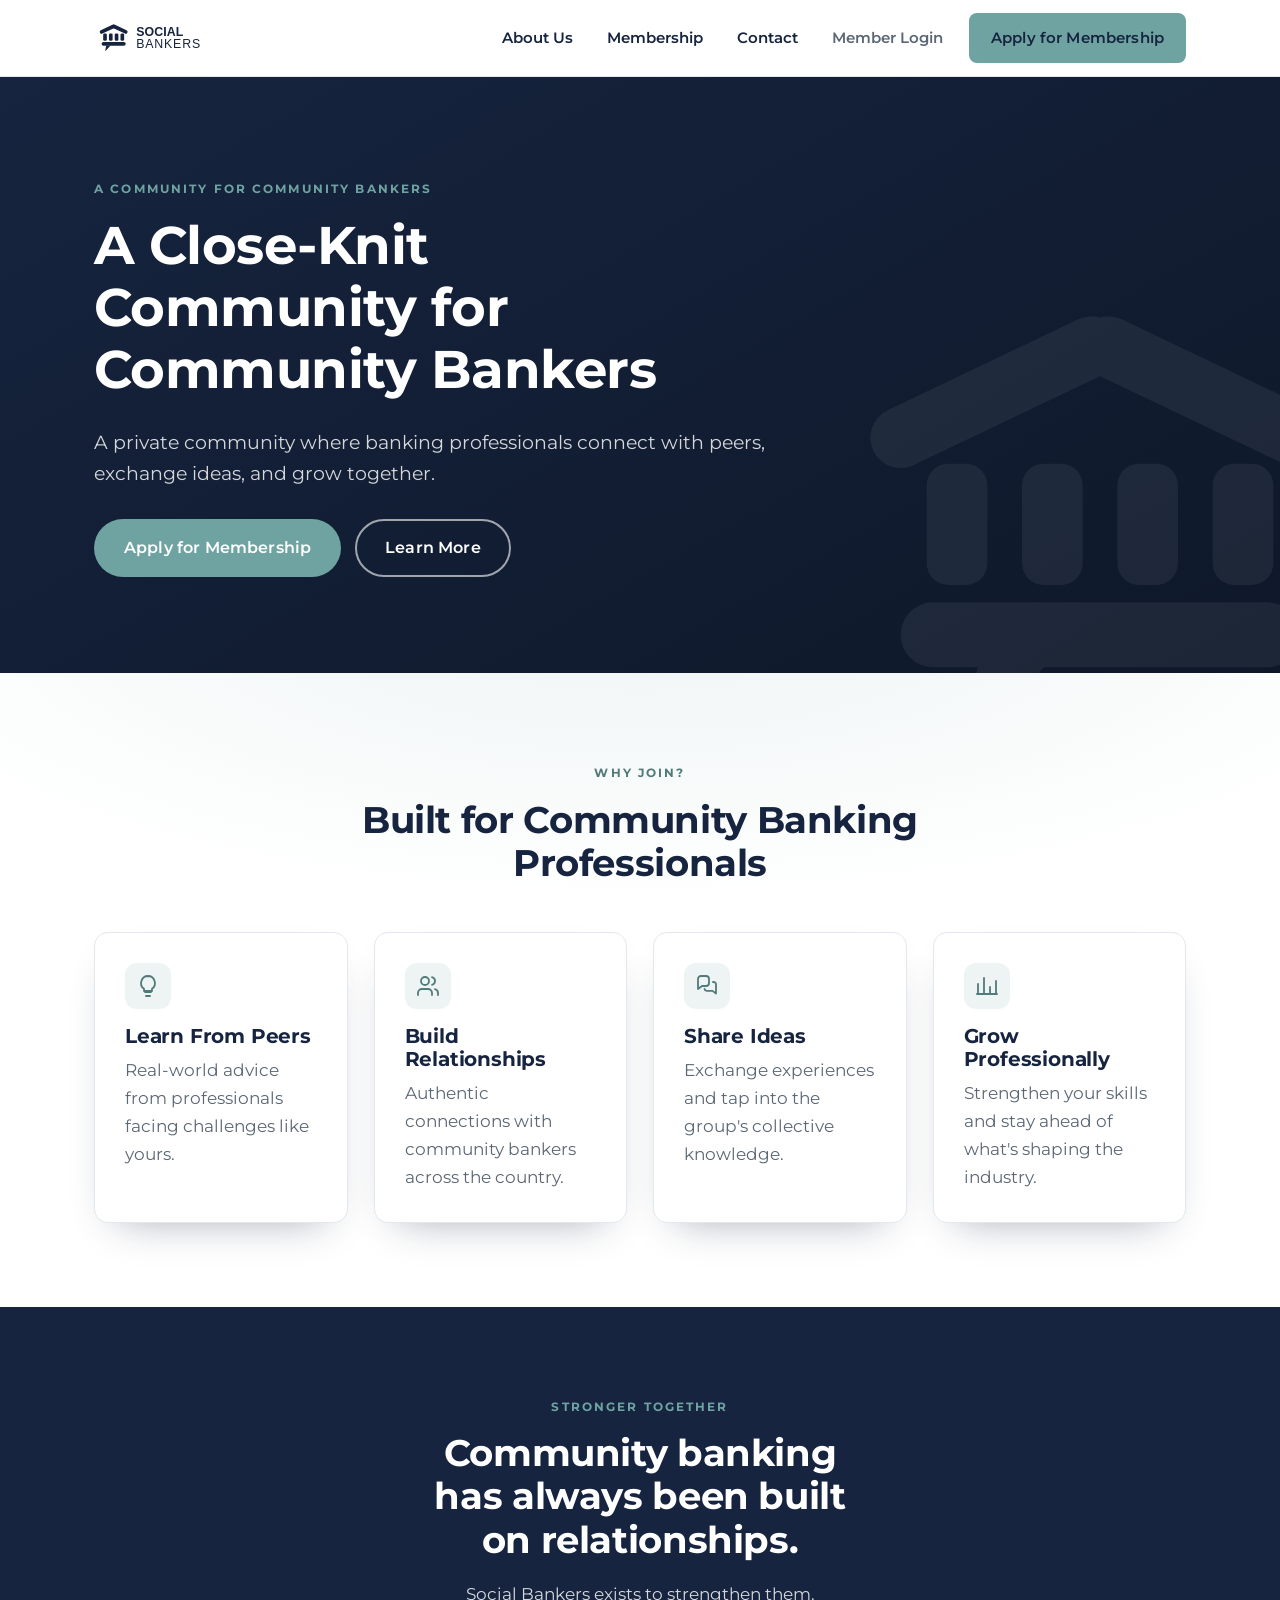
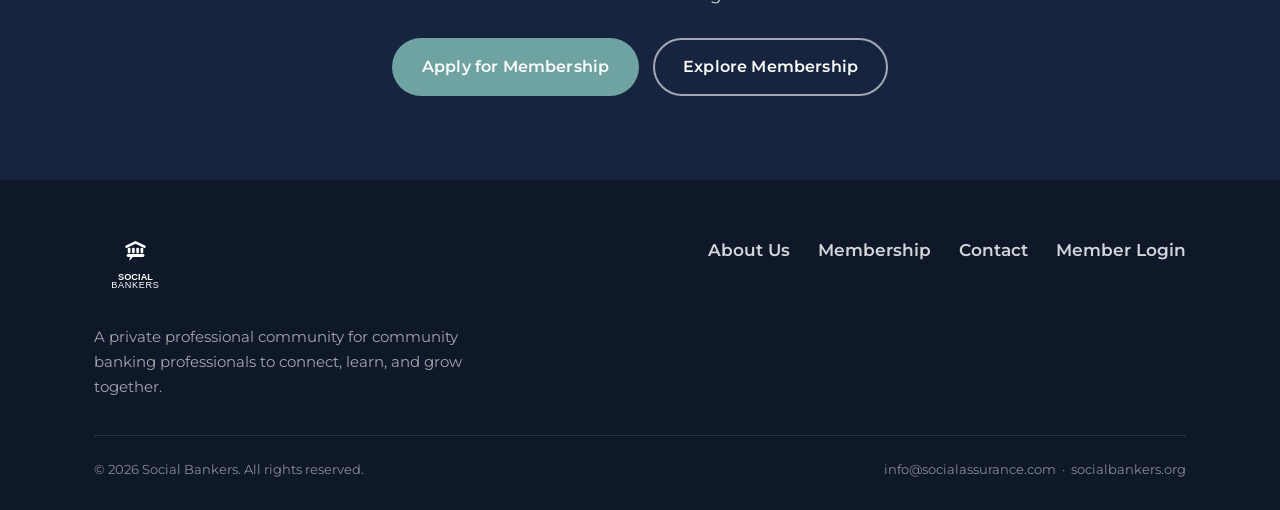
<file: index.html>
<!DOCTYPE html>
<html lang="en">
<head>
  <meta charset="UTF-8" />
  <meta name="viewport" content="width=device-width, initial-scale=1.0" />
  <title>Social Bankers — A Community for Community Bankers</title>
  <meta name="description" content="Social Bankers is a private community where banking professionals connect with peers, exchange ideas, solve challenges, and grow through authentic relationships and shared experiences." />
  <link rel="icon" type="image/svg+xml" href="assets/logo/badge/social-bankers-badge-circle.svg" />
  <link rel="preconnect" href="https://fonts.googleapis.com" />
  <link rel="preconnect" href="https://fonts.gstatic.com" crossorigin />
  <link href="https://fonts.googleapis.com/css2?family=Montserrat:wght@400;500;600;700;800&display=swap" rel="stylesheet" />
  <link rel="stylesheet" href="assets/styles.css" />
</head>
<body>

  <!-- Header -->
  <header class="site-header">
    <div class="container">
      <a class="brand" href="index.html" aria-label="Social Bankers home">
        <img src="assets/logo/lockup/social-bankers-horizontal-navy.svg" alt="Social Bankers" />
      </a>
      <button class="nav-toggle" aria-label="Toggle menu" aria-expanded="false">
        <span></span><span></span><span></span>
      </button>
      <nav class="nav">
        <a href="about.html">About Us</a>
        <a href="membership.html">Membership</a>
        <a href="contact.html">Contact</a>
        <a class="nav-login" href="https://members.socialbankers.org">Member Login</a>
        <a class="btn btn-primary" href="https://members.socialbankers.org/application">Apply for Membership</a>
      </nav>
    </div>
  </header>

  <!-- Hero -->
  <section class="hero">
    <div class="container">
      <span class="eyebrow">A community for community bankers</span>
      <h1>A Close-Knit Community for Community Bankers</h1>
      <p>A private community where banking professionals connect with peers, exchange ideas, and grow together.</p>
      <div class="hero-actions">
        <a class="btn btn-primary" href="https://members.socialbankers.org/application">Apply for Membership</a>
        <a class="btn btn-ghost" href="#why">Learn More</a>
      </div>
    </div>
  </section>

  <!-- Why Join -->
  <section class="section bg-soft" id="why">
    <div class="container">
      <div class="section-head center">
        <span class="eyebrow">Why Join?</span>
        <h2>Built for Community Banking Professionals</h2>
      </div>
      <div class="grid grid-4">
        <div class="card">
          <div class="icon-chip">
            <svg viewBox="0 0 24 24" fill="none" stroke="currentColor" stroke-width="1.8" stroke-linecap="round" stroke-linejoin="round" aria-hidden="true">
              <path d="M9 18h6M10 22h4"/>
              <path d="M12 2a7 7 0 0 0-4 12.7V17h8v-2.3A7 7 0 0 0 12 2Z"/>
            </svg>
          </div>
          <h3>Learn From Peers</h3>
          <p>Real-world advice from professionals facing challenges like yours.</p>
        </div>
        <div class="card">
          <div class="icon-chip">
            <svg viewBox="0 0 24 24" fill="none" stroke="currentColor" stroke-width="1.8" stroke-linecap="round" stroke-linejoin="round" aria-hidden="true">
              <path d="M16 21v-2a4 4 0 0 0-4-4H6a4 4 0 0 0-4 4v2"/>
              <circle cx="9" cy="7" r="4"/>
              <path d="M22 21v-2a4 4 0 0 0-3-3.87M16 3.13a4 4 0 0 1 0 7.75"/>
            </svg>
          </div>
          <h3>Build Relationships</h3>
          <p>Authentic connections with community bankers across the country.</p>
        </div>
        <div class="card">
          <div class="icon-chip">
            <svg viewBox="0 0 24 24" fill="none" stroke="currentColor" stroke-width="1.8" stroke-linecap="round" stroke-linejoin="round" aria-hidden="true">
              <path d="M14 9a3 3 0 0 1-3 3H7l-4 3V5a3 3 0 0 1 3-3h5a3 3 0 0 1 3 3Z"/>
              <path d="M18 8h.5A2.5 2.5 0 0 1 21 10.5v9l-3.5-2.6H12a2.5 2.5 0 0 1-2.45-2"/>
            </svg>
          </div>
          <h3>Share Ideas</h3>
          <p>Exchange experiences and tap into the group's collective knowledge.</p>
        </div>
        <div class="card">
          <div class="icon-chip">
            <svg viewBox="0 0 24 24" fill="none" stroke="currentColor" stroke-width="1.8" stroke-linecap="round" stroke-linejoin="round" aria-hidden="true">
              <path d="M3 20V10M9 20V4M15 20v-7M21 20V7"/>
              <path d="M2 20h20"/>
            </svg>
          </div>
          <h3>Grow Professionally</h3>
          <p>Strengthen your skills and stay ahead of what's shaping the industry.</p>
        </div>
      </div>
    </div>
  </section>

  <!-- CTA band -->
  <section class="section section-navy cta-band">
    <div class="container">
      <span class="eyebrow" style="color:var(--sage);">Stronger Together</span>
      <h2>Community banking has always been built on relationships.</h2>
      <p>Social Bankers exists to strengthen them.</p>
      <div class="hero-actions">
        <a class="btn btn-primary" href="https://members.socialbankers.org/application">Apply for Membership</a>
        <a class="btn btn-ghost" href="membership.html">Explore Membership</a>
      </div>
    </div>
  </section>

  <!-- Footer -->
  <footer class="site-footer">
    <div class="container">
      <div class="footer-grid">
        <div>
          <img class="foot-logo" src="assets/logo/lockup/social-bankers-stacked-white.svg" alt="Social Bankers" />
          <p>A private professional community for community banking professionals to connect, learn, and grow together.</p>
        </div>
        <nav class="footer-nav">
          <a href="about.html">About Us</a>
          <a href="membership.html">Membership</a>
          <a href="contact.html">Contact</a>
          <a href="https://members.socialbankers.org">Member Login</a>
        </nav>
      </div>
      <div class="footer-bottom">
        <span>&copy; 2026 Social Bankers. All rights reserved.</span>
        <span><a href="mailto:info@socialassurance.com" style="color:inherit;">info@socialassurance.com</a> &nbsp;·&nbsp; socialbankers.org</span>
      </div>
    </div>
  </footer>

  <script src="assets/nav.js"></script>
</body>
</html>
</file>
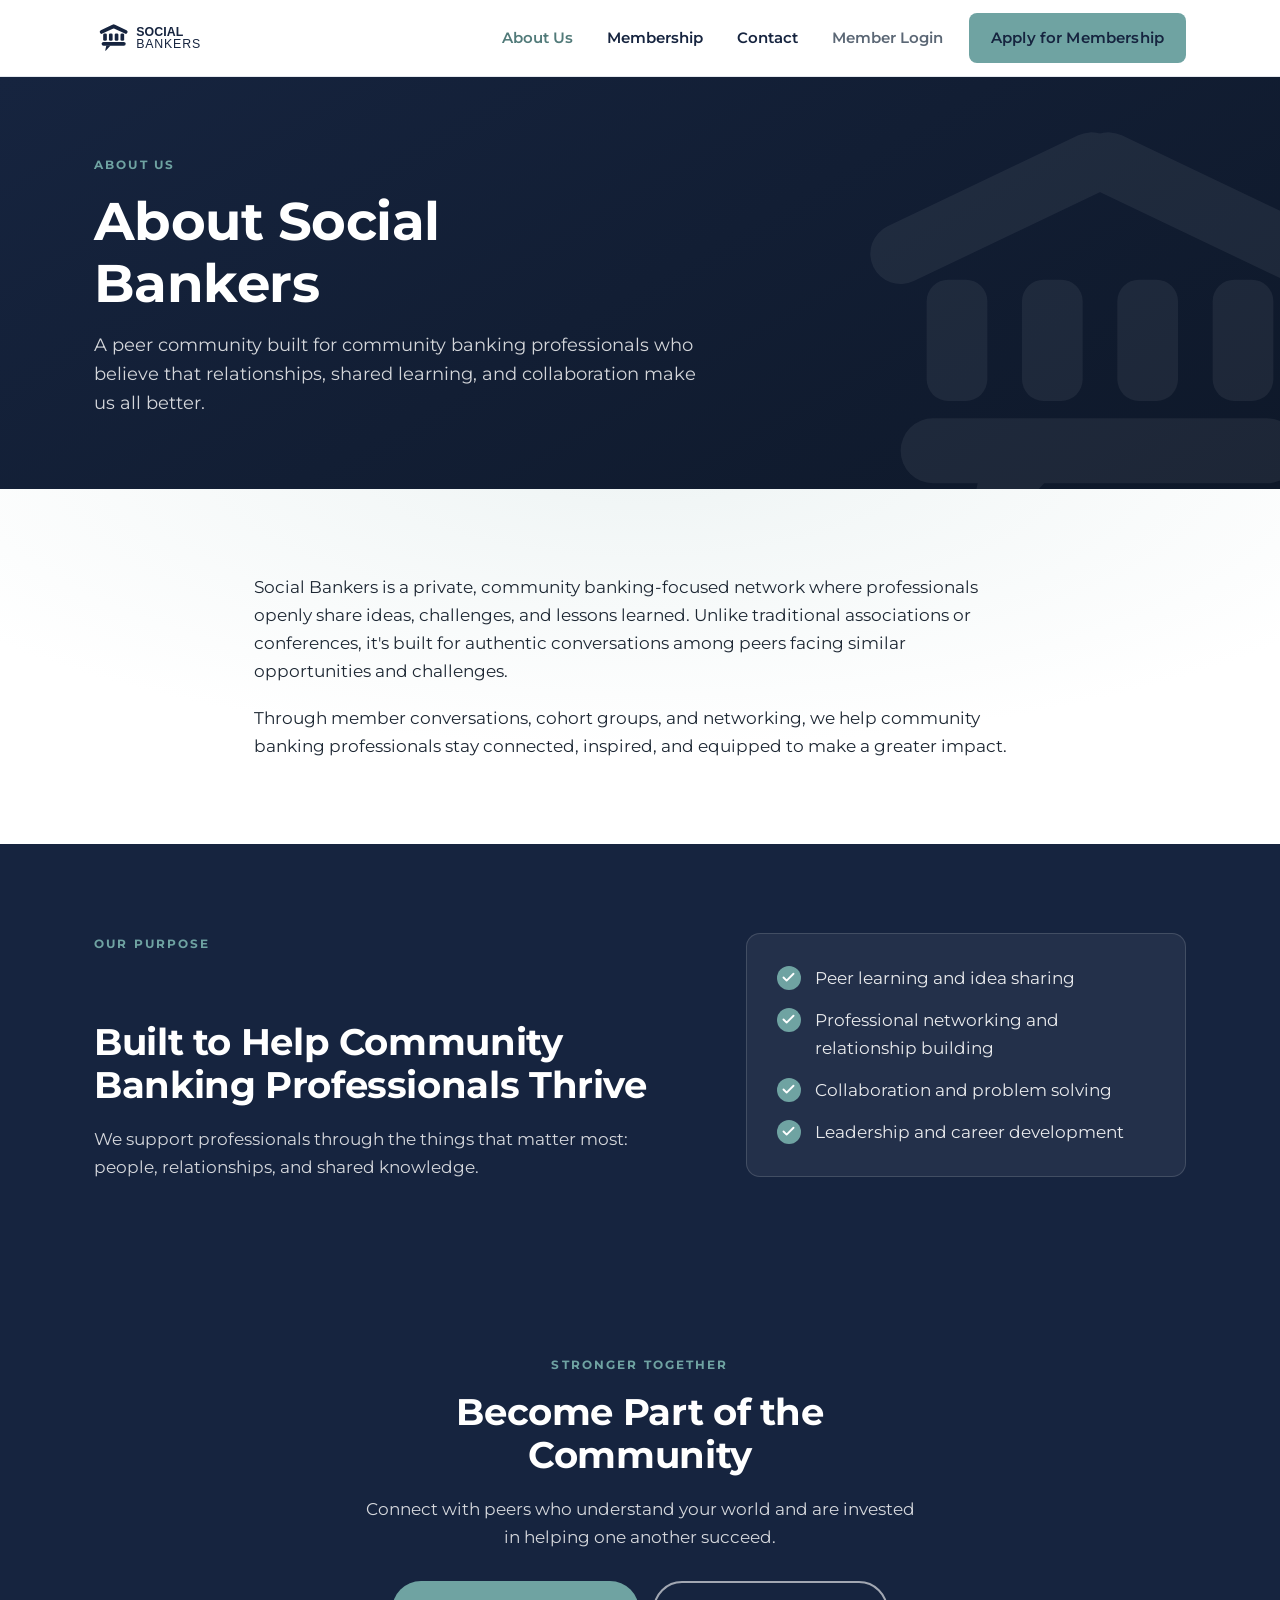
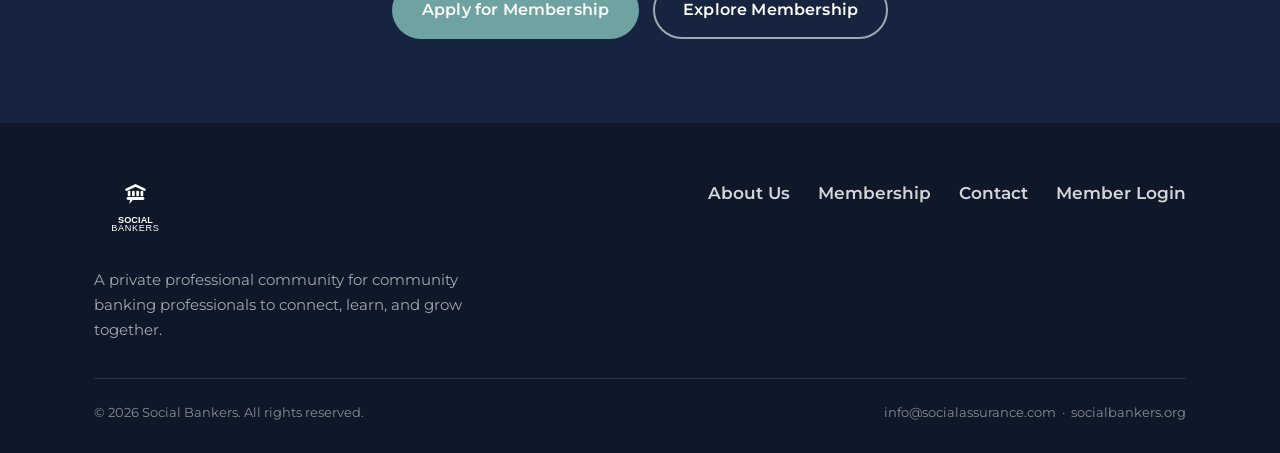
<file: about.html>
<!DOCTYPE html>
<html lang="en">
<head>
  <meta charset="UTF-8" />
  <meta name="viewport" content="width=device-width, initial-scale=1.0" />
  <title>About Us — Social Bankers</title>
  <meta name="description" content="Social Bankers is a peer community built for community banking professionals who believe that relationships, shared learning, and collaboration make us all better." />
  <link rel="icon" type="image/svg+xml" href="assets/logo/badge/social-bankers-badge-circle.svg" />
  <link rel="preconnect" href="https://fonts.googleapis.com" />
  <link rel="preconnect" href="https://fonts.gstatic.com" crossorigin />
  <link href="https://fonts.googleapis.com/css2?family=Montserrat:wght@400;500;600;700;800&display=swap" rel="stylesheet" />
  <link rel="stylesheet" href="assets/styles.css" />
</head>
<body>

  <header class="site-header">
    <div class="container">
      <a class="brand" href="index.html" aria-label="Social Bankers home">
        <img src="assets/logo/lockup/social-bankers-horizontal-navy.svg" alt="Social Bankers" />
      </a>
      <button class="nav-toggle" aria-label="Toggle menu" aria-expanded="false">
        <span></span><span></span><span></span>
      </button>
      <nav class="nav">
        <a href="about.html" class="active">About Us</a>
        <a href="membership.html">Membership</a>
        <a href="contact.html">Contact</a>
        <a class="nav-login" href="https://members.socialbankers.org">Member Login</a>
        <a class="btn btn-primary" href="https://members.socialbankers.org/application">Apply for Membership</a>
      </nav>
    </div>
  </header>

  <section class="hero page-hero">
    <div class="container">
      <span class="eyebrow">About Us</span>
      <h1>About Social Bankers</h1>
      <p>A peer community built for community banking professionals who believe that relationships, shared learning, and collaboration make us all better.</p>
    </div>
  </section>

  <section class="section bg-soft">
    <div class="container narrow prose">
      <p>Social Bankers is a private, community banking-focused network where professionals openly share ideas, challenges, and lessons learned. Unlike traditional associations or conferences, it's built for authentic conversations among peers facing similar opportunities and challenges.</p>
      <p>Through member conversations, cohort groups, and networking, we help community banking professionals stay connected, inspired, and equipped to make a greater impact.</p>
    </div>
  </section>

  <section class="section section-navy">
    <div class="container">
      <div class="split">
        <div class="prose">
          <span class="eyebrow" style="color:var(--sage);">Our Purpose</span>
          <h2>Built to Help Community Banking Professionals Thrive</h2>
          <p>We support professionals through the things that matter most: people, relationships, and shared knowledge.</p>
        </div>
        <div class="card">
          <ul class="checklist">
            <li>Peer learning and idea sharing</li>
            <li>Professional networking and relationship building</li>
            <li>Collaboration and problem solving</li>
            <li>Leadership and career development</li>
          </ul>
        </div>
      </div>
    </div>
  </section>

  <section class="section section-navy cta-band">
    <div class="container">
      <span class="eyebrow" style="color:var(--sage);">Stronger Together</span>
      <h2>Become Part of the Community</h2>
      <p>Connect with peers who understand your world and are invested in helping one another succeed.</p>
      <div class="hero-actions">
        <a class="btn btn-primary" href="https://members.socialbankers.org/application">Apply for Membership</a>
        <a class="btn btn-ghost" href="membership.html">Explore Membership</a>
      </div>
    </div>
  </section>

  <footer class="site-footer">
    <div class="container">
      <div class="footer-grid">
        <div>
          <img class="foot-logo" src="assets/logo/lockup/social-bankers-stacked-white.svg" alt="Social Bankers" />
          <p>A private professional community for community banking professionals to connect, learn, and grow together.</p>
        </div>
        <nav class="footer-nav">
          <a href="about.html">About Us</a>
          <a href="membership.html">Membership</a>
          <a href="contact.html">Contact</a>
          <a href="https://members.socialbankers.org">Member Login</a>
        </nav>
      </div>
      <div class="footer-bottom">
        <span>&copy; 2026 Social Bankers. All rights reserved.</span>
        <span><a href="mailto:info@socialassurance.com" style="color:inherit;">info@socialassurance.com</a> &nbsp;·&nbsp; socialbankers.org</span>
      </div>
    </div>
  </footer>

  <script src="assets/nav.js"></script>
</body>
</html>
</file>
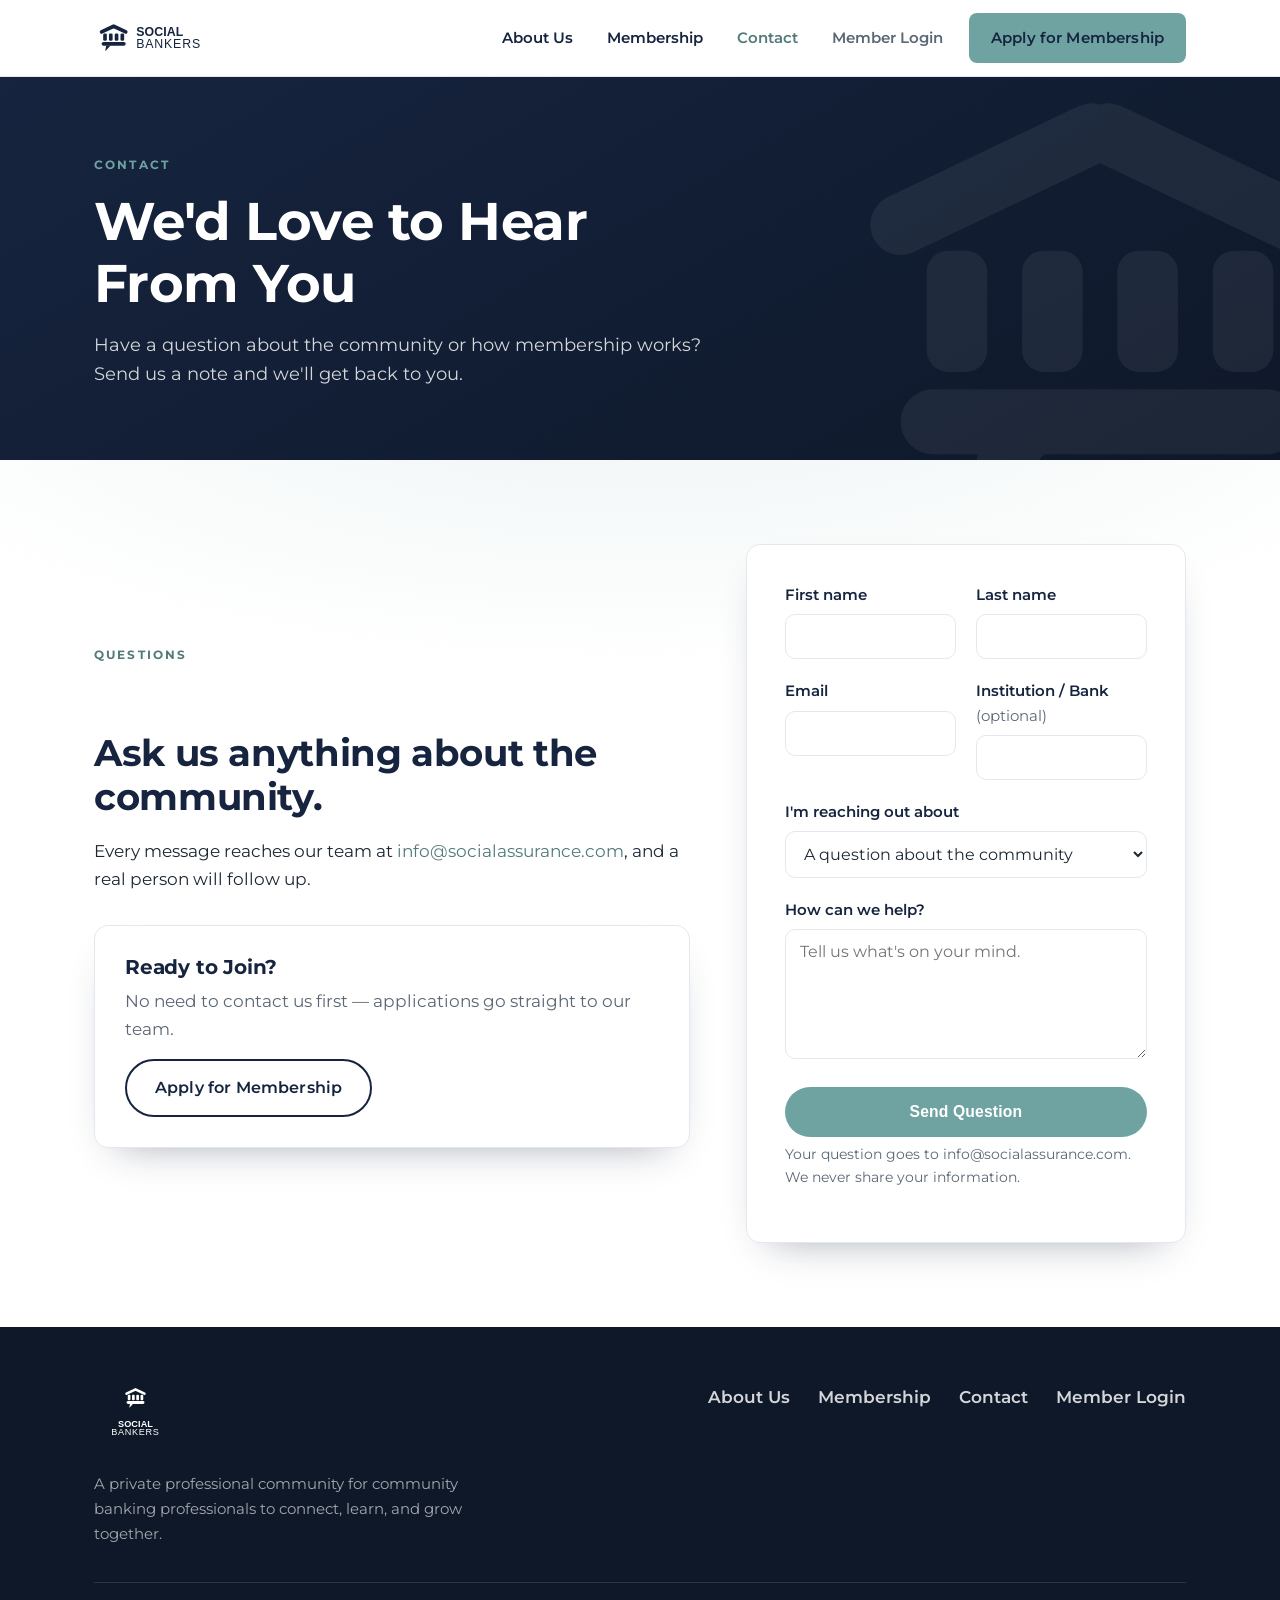
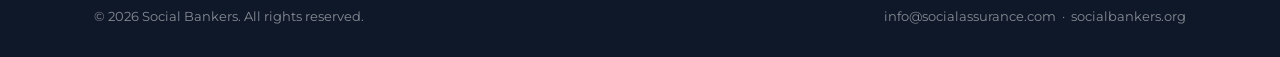
<file: contact.html>
<!DOCTYPE html>
<html lang="en">
<head>
  <meta charset="UTF-8" />
  <meta name="viewport" content="width=device-width, initial-scale=1.0" />
  <title>Contact — Social Bankers</title>
  <meta name="description" content="Questions about Social Bankers or the community? Send us a note and a member of our team will be in touch soon." />
  <link rel="icon" type="image/svg+xml" href="assets/logo/badge/social-bankers-badge-circle.svg" />
  <link rel="preconnect" href="https://fonts.googleapis.com" />
  <link rel="preconnect" href="https://fonts.gstatic.com" crossorigin />
  <link href="https://fonts.googleapis.com/css2?family=Montserrat:wght@400;500;600;700;800&display=swap" rel="stylesheet" />
  <link rel="stylesheet" href="assets/styles.css" />
</head>
<body>

  <header class="site-header">
    <div class="container">
      <a class="brand" href="index.html" aria-label="Social Bankers home">
        <img src="assets/logo/lockup/social-bankers-horizontal-navy.svg" alt="Social Bankers" />
      </a>
      <button class="nav-toggle" aria-label="Toggle menu" aria-expanded="false">
        <span></span><span></span><span></span>
      </button>
      <nav class="nav">
        <a href="about.html">About Us</a>
        <a href="membership.html">Membership</a>
        <a href="contact.html" class="active">Contact</a>
        <a class="nav-login" href="https://members.socialbankers.org">Member Login</a>
        <a class="btn btn-primary" href="https://members.socialbankers.org/application">Apply for Membership</a>
      </nav>
    </div>
  </header>

  <section class="hero page-hero">
    <div class="container">
      <span class="eyebrow">Contact</span>
      <h1>We'd Love to Hear From You</h1>
      <p>Have a question about the community or how membership works? Send us a note and we'll get back to you.</p>
    </div>
  </section>

  <section class="section bg-soft" id="ask">
    <div class="container">
      <div class="split">
        <div class="prose">
          <span class="eyebrow">Questions</span>
          <h2>Ask us anything about the community.</h2>
          <p>Every message reaches our team at <a href="mailto:info@socialassurance.com">info@socialassurance.com</a>, and a real person will follow up.</p>

          <div class="card" style="margin-top:32px;">
            <h3>Ready to Join?</h3>
            <p>No need to contact us first — applications go straight to our team.</p>
            <p style="margin-top:16px;">
              <a class="btn btn-outline" href="https://members.socialbankers.org/application">Apply for Membership</a>
            </p>
          </div>
        </div>

        <div class="form-card">
          <!--
            STATIC FORM SETUP — no backend, no CMS.
            ---------------------------------------
            Point `action` at a hosted form endpoint configured to deliver to
            info@socialassurance.com. Formspree, Basin, Getform, and Netlify Forms
            all work; create the form there, set its recipient to
            info@socialassurance.com, then paste the endpoint URL below.

            Until an endpoint is set, submitting opens the visitor's email client
            addressed to info@socialassurance.com so no question is ever lost.
          -->
          <form id="question-form" action="https://formspree.io/f/REPLACE_WITH_FORM_ID" method="POST">
            <input type="hidden" name="_subject" value="Social Bankers — Website Question" />
            <div class="field-row">
              <div class="field">
                <label for="firstName">First name</label>
                <input type="text" id="firstName" name="first_name" required />
              </div>
              <div class="field">
                <label for="lastName">Last name</label>
                <input type="text" id="lastName" name="last_name" required />
              </div>
            </div>
            <div class="field-row">
              <div class="field">
                <label for="email">Email</label>
                <input type="email" id="email" name="email" required />
              </div>
              <div class="field">
                <label for="institution">Institution / Bank <span style="color:var(--muted); font-weight:400;">(optional)</span></label>
                <input type="text" id="institution" name="institution" />
              </div>
            </div>
            <div class="field">
              <label for="reason">I'm reaching out about</label>
              <select id="reason" name="reason">
                <option value="A question about the community">A question about the community</option>
                <option value="A question about membership">A question about membership</option>
                <option value="Partnership or sponsorship">Partnership or sponsorship</option>
                <option value="Ideas or feedback">Ideas or feedback</option>
              </select>
            </div>
            <div class="field">
              <label for="message">How can we help?</label>
              <textarea id="message" name="message" placeholder="Tell us what's on your mind." required></textarea>
            </div>
            <button type="submit" class="btn btn-primary" style="width:100%;">Send Question</button>
            <p class="form-note">Your question goes to info@socialassurance.com. We never share your information.</p>
          </form>
        </div>
      </div>
    </div>
  </section>

  <footer class="site-footer">
    <div class="container">
      <div class="footer-grid">
        <div>
          <img class="foot-logo" src="assets/logo/lockup/social-bankers-stacked-white.svg" alt="Social Bankers" />
          <p>A private professional community for community banking professionals to connect, learn, and grow together.</p>
        </div>
        <nav class="footer-nav">
          <a href="about.html">About Us</a>
          <a href="membership.html">Membership</a>
          <a href="contact.html">Contact</a>
          <a href="https://members.socialbankers.org">Member Login</a>
        </nav>
      </div>
      <div class="footer-bottom">
        <span>&copy; 2026 Social Bankers. All rights reserved.</span>
        <span><a href="mailto:info@socialassurance.com" style="color:inherit;">info@socialassurance.com</a> &nbsp;·&nbsp; socialbankers.org</span>
      </div>
    </div>
  </footer>

  <script src="assets/nav.js"></script>
  <script>
    // Fallback: until a hosted form endpoint is configured, hand the question off to the
    // visitor's email client addressed to info@socialassurance.com. Harmless to leave in —
    // it disables itself as soon as `action` points at a real endpoint.
    (function () {
      var form = document.getElementById('question-form');
      if (!form) return;
      form.addEventListener('submit', function (e) {
        if (form.action.indexOf('REPLACE_WITH_FORM_ID') === -1) return; // real endpoint configured
        e.preventDefault();
        var get = function (n) { var el = form.elements[n]; return el ? el.value : ''; };
        var subject = encodeURIComponent('Social Bankers Question — ' + get('reason'));
        var body = encodeURIComponent(
          'Name: ' + get('first_name') + ' ' + get('last_name') + '\n' +
          'Email: ' + get('email') + '\n' +
          'Institution: ' + get('institution') + '\n' +
          'Topic: ' + get('reason') + '\n\n' +
          get('message')
        );
        window.location.href = 'mailto:info@socialassurance.com?subject=' + subject + '&body=' + body;
      });
    })();
  </script>
</body>
</html>
</file>
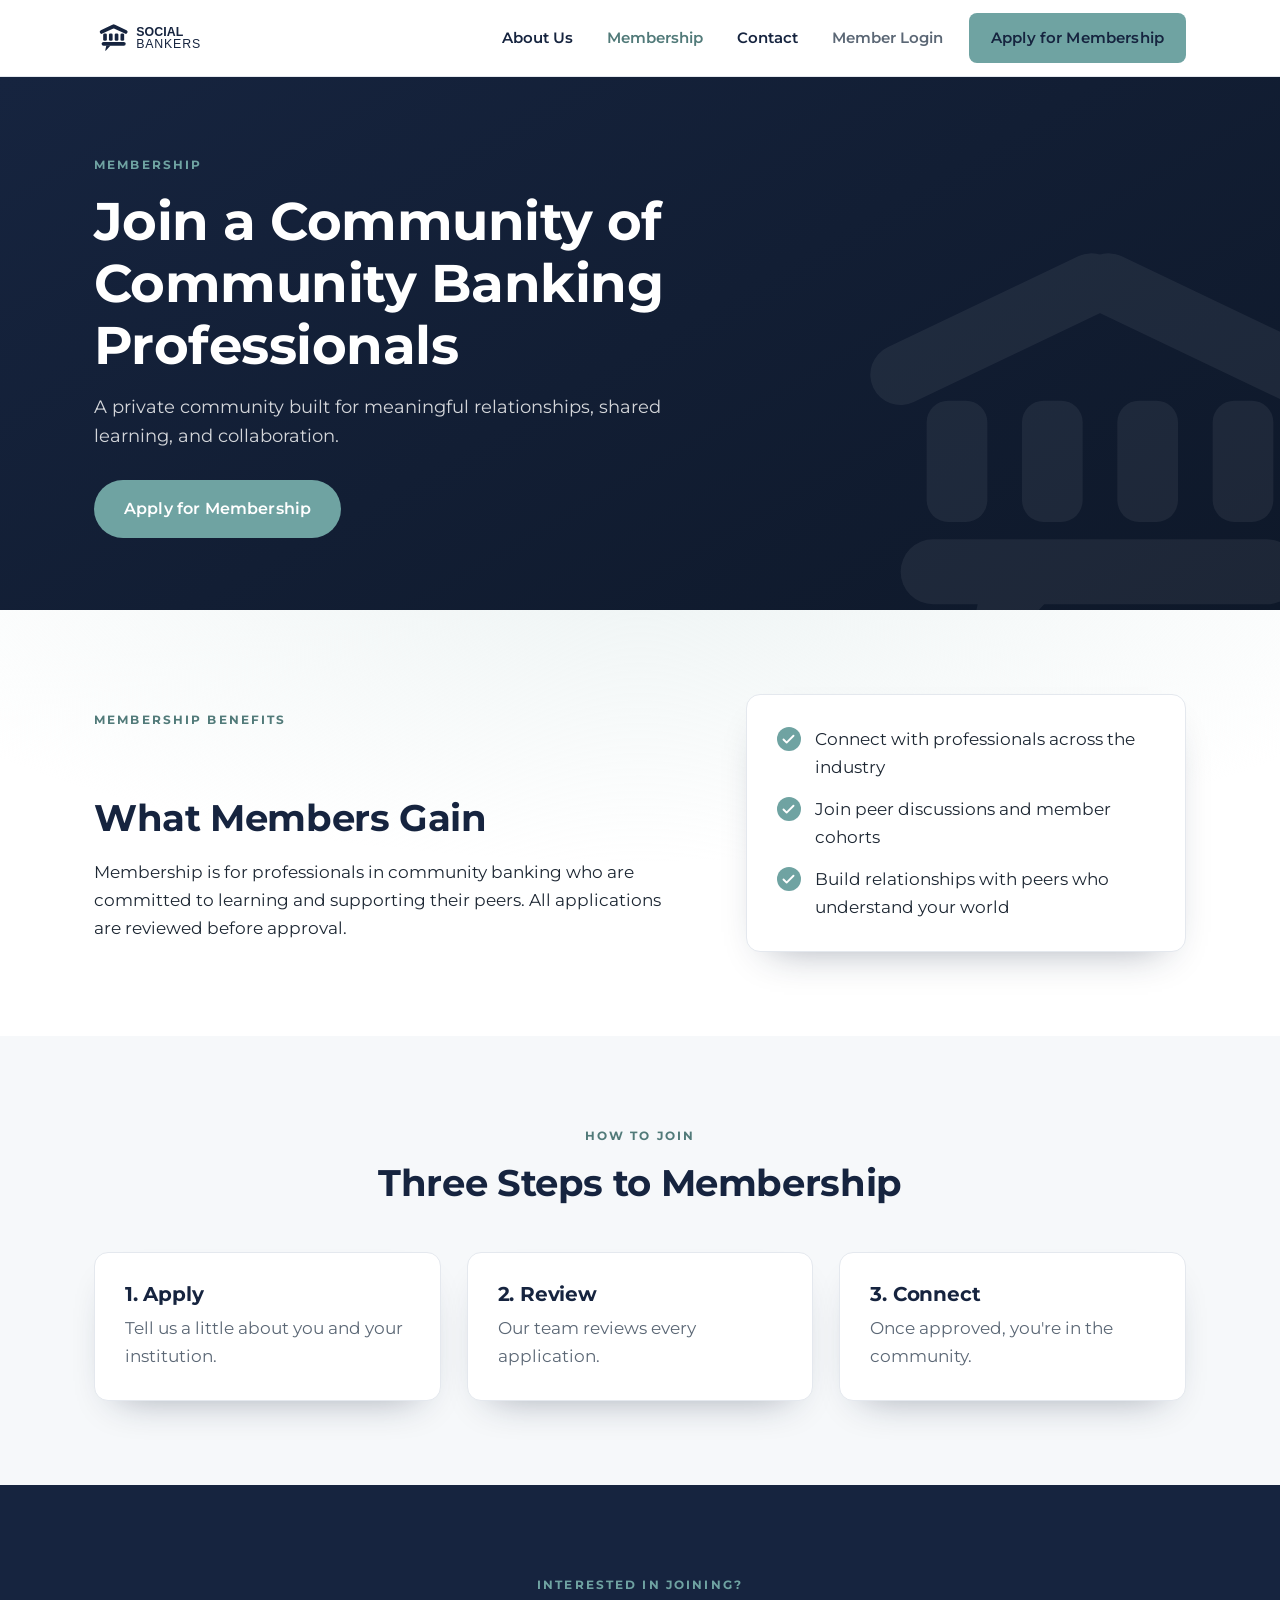
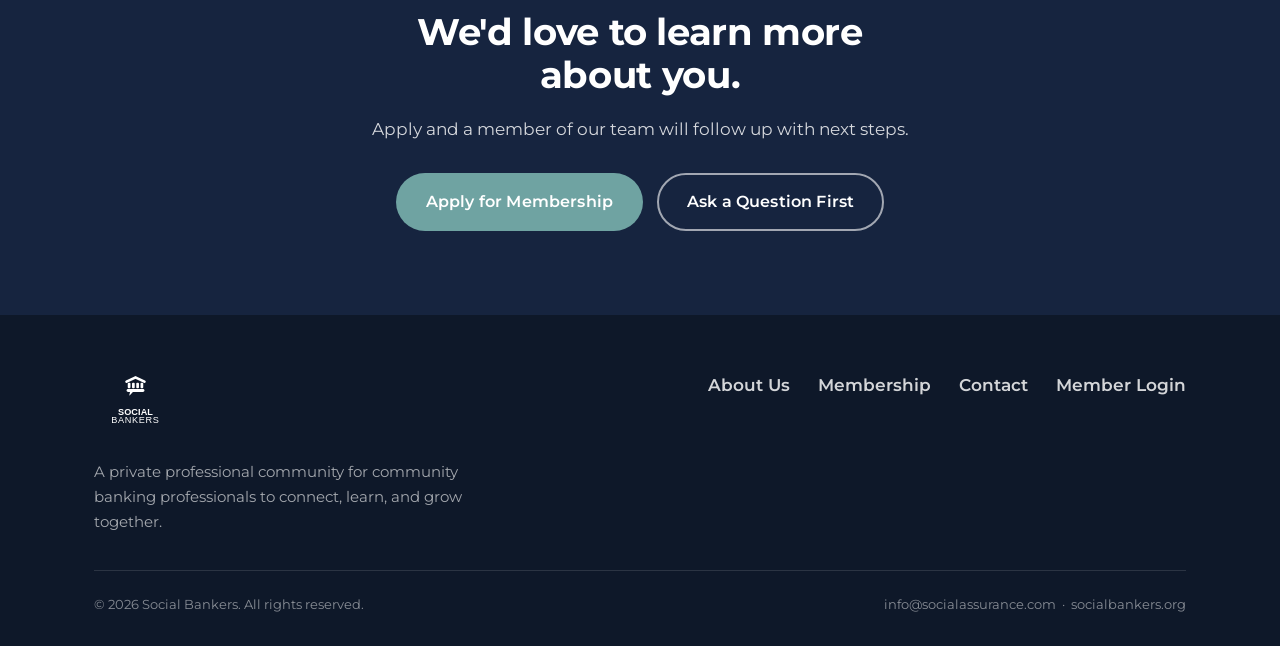
<file: membership.html>
<!DOCTYPE html>
<html lang="en">
<head>
  <meta charset="UTF-8" />
  <meta name="viewport" content="width=device-width, initial-scale=1.0" />
  <title>Membership — Social Bankers</title>
  <meta name="description" content="Join a community of community banking professionals. Membership provides access to a network of peers willing to share ideas, discuss challenges, and support one another's growth." />
  <link rel="icon" type="image/svg+xml" href="assets/logo/badge/social-bankers-badge-circle.svg" />
  <link rel="preconnect" href="https://fonts.googleapis.com" />
  <link rel="preconnect" href="https://fonts.gstatic.com" crossorigin />
  <link href="https://fonts.googleapis.com/css2?family=Montserrat:wght@400;500;600;700;800&display=swap" rel="stylesheet" />
  <link rel="stylesheet" href="assets/styles.css" />
</head>
<body>

  <header class="site-header">
    <div class="container">
      <a class="brand" href="index.html" aria-label="Social Bankers home">
        <img src="assets/logo/lockup/social-bankers-horizontal-navy.svg" alt="Social Bankers" />
      </a>
      <button class="nav-toggle" aria-label="Toggle menu" aria-expanded="false">
        <span></span><span></span><span></span>
      </button>
      <nav class="nav">
        <a href="about.html">About Us</a>
        <a href="membership.html" class="active">Membership</a>
        <a href="contact.html">Contact</a>
        <a class="nav-login" href="https://members.socialbankers.org">Member Login</a>
        <a class="btn btn-primary" href="https://members.socialbankers.org/application">Apply for Membership</a>
      </nav>
    </div>
  </header>

  <section class="hero page-hero">
    <div class="container">
      <span class="eyebrow">Membership</span>
      <h1>Join a Community of Community Banking Professionals</h1>
      <p>A private community built for meaningful relationships, shared learning, and collaboration.</p>
      <div class="hero-actions">
        <a class="btn btn-primary" href="https://members.socialbankers.org/application">Apply for Membership</a>
      </div>
    </div>
  </section>

  <section class="section bg-soft">
    <div class="container">
      <div class="split">
        <div class="prose">
          <span class="eyebrow">Membership Benefits</span>
          <h2>What Members Gain</h2>
          <p>Membership is for professionals in community banking who are committed to learning and supporting their peers. All applications are reviewed before approval.</p>
        </div>
        <div class="card">
          <ul class="checklist">
            <li>Connect with professionals across the industry</li>
            <li>Join peer discussions and member cohorts</li>
            <li>Build relationships with peers who understand your world</li>
          </ul>
        </div>
      </div>
    </div>
  </section>

  <!-- How to join -->
  <section class="section section-alt">
    <div class="container">
      <div class="section-head center">
        <span class="eyebrow">How to Join</span>
        <h2>Three Steps to Membership</h2>
      </div>
      <div class="grid grid-3">
        <div class="card">
          <h3>1. Apply</h3>
          <p>Tell us a little about you and your institution.</p>
        </div>
        <div class="card">
          <h3>2. Review</h3>
          <p>Our team reviews every application.</p>
        </div>
        <div class="card">
          <h3>3. Connect</h3>
          <p>Once approved, you're in the community.</p>
        </div>
      </div>
    </div>
  </section>

  <section class="section section-navy cta-band">
    <div class="container">
      <span class="eyebrow" style="color:var(--sage);">Interested in Joining?</span>
      <h2>We'd love to learn more about you.</h2>
      <p>Apply and a member of our team will follow up with next steps.</p>
      <div class="hero-actions">
        <a class="btn btn-primary" href="https://members.socialbankers.org/application">Apply for Membership</a>
        <a class="btn btn-ghost" href="contact.html">Ask a Question First</a>
      </div>
    </div>
  </section>

  <footer class="site-footer">
    <div class="container">
      <div class="footer-grid">
        <div>
          <img class="foot-logo" src="assets/logo/lockup/social-bankers-stacked-white.svg" alt="Social Bankers" />
          <p>A private professional community for community banking professionals to connect, learn, and grow together.</p>
        </div>
        <nav class="footer-nav">
          <a href="about.html">About Us</a>
          <a href="membership.html">Membership</a>
          <a href="contact.html">Contact</a>
          <a href="https://members.socialbankers.org">Member Login</a>
        </nav>
      </div>
      <div class="footer-bottom">
        <span>&copy; 2026 Social Bankers. All rights reserved.</span>
        <span><a href="mailto:info@socialassurance.com" style="color:inherit;">info@socialassurance.com</a> &nbsp;·&nbsp; socialbankers.org</span>
      </div>
    </div>
  </footer>

  <script src="assets/nav.js"></script>
</body>
</html>
</file>
<file: assets/styles.css>
/* =========================================================
   Social Bankers — site styles
   Brand: Navy #16243F · Sage #6FA3A2 · White #FFFFFF
   Wordmark font: Azo Sans (fallback Montserrat)
   ========================================================= */

:root {
  --navy: #16243F;
  --navy-deep: #0E1829;
  --navy-soft: #25395f;
  --sage: #6FA3A2;
  --sage-deep: #517a79;
  --sage-tint: #eef4f4;
  --ink: #1d2733;
  --muted: #5b6775;
  --line: #e4e8ee;
  --bg: #ffffff;
  --bg-alt: #f6f8fa;
  --white: #ffffff;
  --radius: 14px;
  --shadow: 0 18px 40px -24px rgba(22, 36, 63, 0.45);
  --maxw: 1140px;
  --font: "Montserrat", -apple-system, BlinkMacSystemFont, "Segoe UI", Roboto, sans-serif;
}

* { box-sizing: border-box; }

html { scroll-behavior: smooth; }

body {
  margin: 0;
  font-family: var(--font);
  color: var(--ink);
  background-color: var(--bg);
  line-height: 1.65;
  font-size: 17px;
  -webkit-font-smoothing: antialiased;
}

/* Soft tonal wash. Replaces the tiled logo motif — the mark now appears
   once per page (header) plus a single hero watermark. */
.bg-soft {
  background:
    radial-gradient(1200px 420px at 50% -10%, var(--sage-tint) 0%, rgba(238, 244, 244, 0) 70%),
    var(--bg);
}

img, svg { max-width: 100%; }

a { color: var(--sage-deep); text-decoration: none; }
a:hover { text-decoration: underline; }

h1, h2, h3, h4 {
  font-weight: 700;
  color: var(--navy);
  line-height: 1.18;
  letter-spacing: -0.01em;
  margin: 0 0 0.5em;
}
h1 { font-size: clamp(2.1rem, 4.5vw, 3.3rem); }
h2 { font-size: clamp(1.6rem, 3vw, 2.3rem); }
h3 { font-size: 1.22rem; }
p { margin: 0 0 1.1em; }

.container { width: 100%; max-width: var(--maxw); margin: 0 auto; padding: 0 24px; }
.narrow { max-width: 820px; }

.eyebrow {
  display: inline-block;
  text-transform: uppercase;
  letter-spacing: 0.18em;
  font-size: 0.74rem;
  font-weight: 700;
  color: var(--sage-deep);
  margin-bottom: 14px;
}

/* ---------- Buttons ---------- */
.btn {
  display: inline-block;
  font-weight: 600;
  font-size: 0.98rem;
  letter-spacing: 0.01em;
  padding: 14px 28px;
  border-radius: 999px;
  border: 2px solid transparent;
  cursor: pointer;
  transition: transform 0.15s ease, background 0.15s ease, color 0.15s ease, border-color 0.15s ease;
  text-decoration: none;
}
.btn:hover { text-decoration: none; transform: translateY(-2px); }
.btn-primary { background: var(--sage); color: var(--white); }
.btn-primary:hover { background: var(--sage-deep); color: var(--white); }
.btn-navy { background: var(--navy); color: var(--white); }
.btn-navy:hover { background: var(--navy-soft); color: var(--white); }
.btn-ghost { background: transparent; color: var(--white); border-color: rgba(255,255,255,0.6); }
.btn-ghost:hover { background: rgba(255,255,255,0.12); color: var(--white); }
.btn-outline { background: transparent; color: var(--navy); border-color: var(--navy); }
.btn-outline:hover { background: var(--navy); color: var(--white); }

/* ---------- Header ---------- */
.site-header {
  position: sticky;
  top: 0;
  z-index: 50;
  background: rgba(255, 255, 255, 0.92);
  backdrop-filter: blur(10px);
  border-bottom: 1px solid var(--line);
}
.site-header .container {
  display: flex;
  align-items: center;
  justify-content: space-between;
  min-height: 76px;
  gap: 20px;
}
.brand { display: flex; align-items: center; }
.brand img { height: 42px; width: auto; display: block; }
.nav { display: flex; align-items: center; gap: 6px; flex-wrap: wrap; }
.nav a {
  color: var(--navy);
  font-weight: 600;
  font-size: 0.96rem;
  padding: 9px 14px;
  border-radius: 8px;
}
.nav a:hover { background: var(--sage-tint); text-decoration: none; }
.nav a.active { color: var(--sage-deep); }
.nav .btn { padding: 10px 20px; margin-left: 6px; }
.nav a.nav-login { color: var(--muted); font-weight: 600; }
.nav a.nav-login:hover { color: var(--navy); }
.nav-toggle { display: none; }

/* ---------- Hero ---------- */
.hero {
  background: linear-gradient(150deg, var(--navy) 0%, var(--navy-deep) 100%);
  color: var(--white);
  position: relative;
  overflow: hidden;
}
.hero::after {
  /* large faint icon watermark anchored to the corner */
  content: "";
  position: absolute;
  right: -80px;
  bottom: -120px;
  width: 520px;
  height: 520px;
  background: url("logo/icon/social-bankers-icon-white.svg") no-repeat center / contain;
  opacity: 0.06;
  pointer-events: none;
}
.hero .container { padding-top: 96px; padding-bottom: 96px; position: relative; z-index: 1; }
.hero h1 { color: var(--white); max-width: 16ch; }
.hero p { color: rgba(255,255,255,0.82); font-size: 1.18rem; max-width: 52ch; }
.hero .eyebrow { color: var(--sage); }
.hero-actions { display: flex; gap: 14px; flex-wrap: wrap; margin-top: 30px; }

/* compact hero for interior pages */
.page-hero { padding: 0; }
.page-hero .container { padding-top: 72px; padding-bottom: 72px; }
.page-hero h1 { margin-bottom: 0.3em; }
.page-hero p { margin-bottom: 0; font-size: 1.1rem; }

/* ---------- Sections ---------- */
.section { padding: 84px 0; }
.section.tight { padding: 60px 0; }
.section-alt { background: var(--bg-alt); }
.section-sage { background: var(--sage-tint); }
.section-navy {
  background: var(--navy);
  color: var(--white);
  position: relative;
  overflow: hidden;
}
.section-navy h2, .section-navy h3 { color: var(--white); }
.section-navy p { color: rgba(255,255,255,0.82); }
.section-navy .container { position: relative; z-index: 1; }

.section-head { max-width: 720px; margin-bottom: 48px; }
.section-head.center { margin-left: auto; margin-right: auto; text-align: center; }
.lead { font-size: 1.2rem; color: var(--muted); }

/* ---------- Cards / grids ---------- */
.grid { display: grid; gap: 26px; }
.grid-2 { grid-template-columns: repeat(2, 1fr); }
.grid-3 { grid-template-columns: repeat(3, 1fr); }
.grid-4 { grid-template-columns: repeat(4, 1fr); }

.card {
  background: var(--white);
  border: 1px solid var(--line);
  border-radius: var(--radius);
  padding: 30px;
  box-shadow: var(--shadow);
}
.card h3 { margin-bottom: 8px; }
.card p { color: var(--muted); margin-bottom: 0; }
/* Each chip carries its own meaning-bearing icon — never the logo mark. */
.card .icon-chip {
  width: 46px; height: 46px;
  border-radius: 12px;
  background: var(--sage-tint);
  color: var(--sage-deep);
  display: grid; place-items: center;
  margin-bottom: 16px;
}
.card .icon-chip svg { width: 24px; height: 24px; display: block; }

/* feature card on navy */
.section-navy .card {
  background: rgba(255,255,255,0.06);
  border-color: rgba(255,255,255,0.14);
  box-shadow: none;
}
.section-navy .card p { color: rgba(255,255,255,0.78); }
.section-navy .card .icon-chip { background: rgba(255,255,255,0.1); }

/* ---------- Checklist ---------- */
.checklist { list-style: none; margin: 0; padding: 0; display: grid; gap: 14px; }
.checklist li {
  position: relative;
  padding-left: 38px;
  color: var(--ink);
}
.checklist li::before {
  content: "";
  position: absolute;
  left: 0; top: 2px;
  width: 24px; height: 24px;
  border-radius: 50%;
  background: var(--sage);
  /* white check */
  background-image: url("data:image/svg+xml,%3Csvg xmlns='http://www.w3.org/2000/svg' viewBox='0 0 24 24' fill='none' stroke='%23ffffff' stroke-width='3' stroke-linecap='round' stroke-linejoin='round'%3E%3Cpolyline points='20 6 9 17 4 12'/%3E%3C/svg%3E");
  background-repeat: no-repeat;
  background-position: center;
  background-size: 15px;
}
.section-navy .checklist li { color: rgba(255,255,255,0.9); }

/* ---------- Split / prose ---------- */
.prose p:last-child { margin-bottom: 0; }
.prose h2 { margin-top: 1.4em; }
.prose h2:first-child { margin-top: 0; }

.split { display: grid; grid-template-columns: 1.15fr 0.85fr; gap: 56px; align-items: center; }

/* ---------- CTA band ---------- */
.cta-band { text-align: center; }
.cta-band h2 { color: var(--white); max-width: 18ch; margin-left: auto; margin-right: auto; }
.cta-band p { max-width: 50ch; margin-left: auto; margin-right: auto; }
.cta-band .hero-actions { justify-content: center; }

/* ---------- Form ---------- */
.form-card {
  background: var(--white);
  border: 1px solid var(--line);
  border-radius: var(--radius);
  padding: 38px;
  box-shadow: var(--shadow);
}
.field { margin-bottom: 20px; }
.field label {
  display: block;
  font-weight: 600;
  font-size: 0.92rem;
  color: var(--navy);
  margin-bottom: 7px;
}
.field input, .field select, .field textarea {
  width: 100%;
  font-family: inherit;
  font-size: 1rem;
  color: var(--ink);
  padding: 12px 14px;
  border: 1.5px solid var(--line);
  border-radius: 10px;
  background: #fff;
  transition: border-color 0.15s ease, box-shadow 0.15s ease;
}
.field input:focus, .field select:focus, .field textarea:focus {
  outline: none;
  border-color: var(--sage);
  box-shadow: 0 0 0 3px rgba(111,163,162,0.18);
}
.field textarea { resize: vertical; min-height: 130px; }
.field-row { display: grid; grid-template-columns: 1fr 1fr; gap: 20px; }
.form-note { font-size: 0.86rem; color: var(--muted); margin-top: 6px; }

/* ---------- Schedule (Education & Events) ---------- */
.schedule { display: grid; gap: 18px; }

.event {
  display: grid;
  grid-template-columns: 104px 1fr auto;
  gap: 28px;
  align-items: center;
  background: var(--white);
  border: 1px solid var(--line);
  border-left: 4px solid var(--sage);
  border-radius: var(--radius);
  padding: 24px 28px;
  box-shadow: var(--shadow);
}
.event-date {
  text-align: center;
  border-right: 1px solid var(--line);
  padding-right: 24px;
}
.event-date .month {
  display: block;
  text-transform: uppercase;
  letter-spacing: 0.12em;
  font-size: 0.72rem;
  font-weight: 700;
  color: var(--sage-deep);
}
.event-date .day {
  display: block;
  font-size: 2rem;
  font-weight: 800;
  color: var(--navy);
  line-height: 1.1;
}
.event-date .year { display: block; font-size: 0.78rem; color: var(--muted); }

.event-body h3 { margin-bottom: 6px; }
.event-body p { color: var(--muted); margin-bottom: 0; }
.event-meta {
  display: flex;
  flex-wrap: wrap;
  gap: 8px 18px;
  margin-bottom: 8px;
  font-size: 0.86rem;
  font-weight: 600;
  color: var(--sage-deep);
}
.tag {
  display: inline-block;
  background: var(--sage-tint);
  color: var(--sage-deep);
  border-radius: 999px;
  padding: 3px 12px;
  font-size: 0.76rem;
  font-weight: 700;
  letter-spacing: 0.04em;
  text-transform: uppercase;
}

/* Shown when the schedule has no upcoming entries */
.schedule-empty {
  text-align: center;
  border: 1px dashed var(--line);
  border-radius: var(--radius);
  padding: 48px 28px;
  color: var(--muted);
}

/* ---------- Footer ---------- */
.site-footer {
  background: var(--navy-deep);
  color: rgba(255,255,255,0.72);
  padding: 56px 0 30px;
}
.site-footer .footer-grid {
  display: flex;
  justify-content: space-between;
  align-items: flex-start;
  gap: 40px;
  flex-wrap: wrap;
  margin-bottom: 36px;
}
.site-footer img.foot-logo { height: 64px; margin-bottom: 16px; }
.site-footer p { color: rgba(255,255,255,0.62); max-width: 40ch; margin: 0; font-size: 0.95rem; }
.footer-nav { display: flex; gap: 28px; flex-wrap: wrap; }
.footer-nav a { color: rgba(255,255,255,0.82); font-weight: 600; }
.footer-nav a:hover { color: #fff; }
.footer-bottom {
  border-top: 1px solid rgba(255,255,255,0.12);
  padding-top: 22px;
  display: flex;
  justify-content: space-between;
  flex-wrap: wrap;
  gap: 10px;
  font-size: 0.84rem;
  color: rgba(255,255,255,0.5);
}

/* ---------- Responsive ---------- */
@media (max-width: 900px) {
  .grid-4 { grid-template-columns: repeat(2, 1fr); }
  .grid-3 { grid-template-columns: repeat(2, 1fr); }
  .split { grid-template-columns: 1fr; gap: 36px; }
}
@media (max-width: 860px) {
  .event { grid-template-columns: 84px 1fr; gap: 20px; }
  .event .btn { grid-column: 2; justify-self: start; }
  .event-date { padding-right: 18px; }
}
@media (max-width: 720px) {
  body { font-size: 16px; }
  .section { padding: 60px 0; }
  .event { grid-template-columns: 1fr; padding: 22px 24px; }
  .event-date {
    display: flex; align-items: baseline; gap: 8px;
    text-align: left; border-right: 0; border-bottom: 1px solid var(--line);
    padding: 0 0 12px;
  }
  .event-date .day { font-size: 1.5rem; }
  .event .btn { grid-column: 1; }
  .nav { display: none; }
  .nav.open { display: flex; flex-direction: column; align-items: stretch; position: absolute; top: 76px; left: 0; right: 0; background: #fff; padding: 14px 24px 20px; border-bottom: 1px solid var(--line); gap: 4px; }
  .nav.open .btn { margin-left: 0; margin-top: 8px; text-align: center; }
  .nav-toggle {
    display: inline-flex; flex-direction: column; gap: 5px;
    background: none; border: 0; cursor: pointer; padding: 8px;
  }
  .nav-toggle span { width: 24px; height: 2.5px; background: var(--navy); border-radius: 2px; }
  .grid-4, .grid-3, .grid-2 { grid-template-columns: 1fr; }
  .field-row { grid-template-columns: 1fr; }
  .hero .container { padding-top: 64px; padding-bottom: 64px; }
}
</file>
